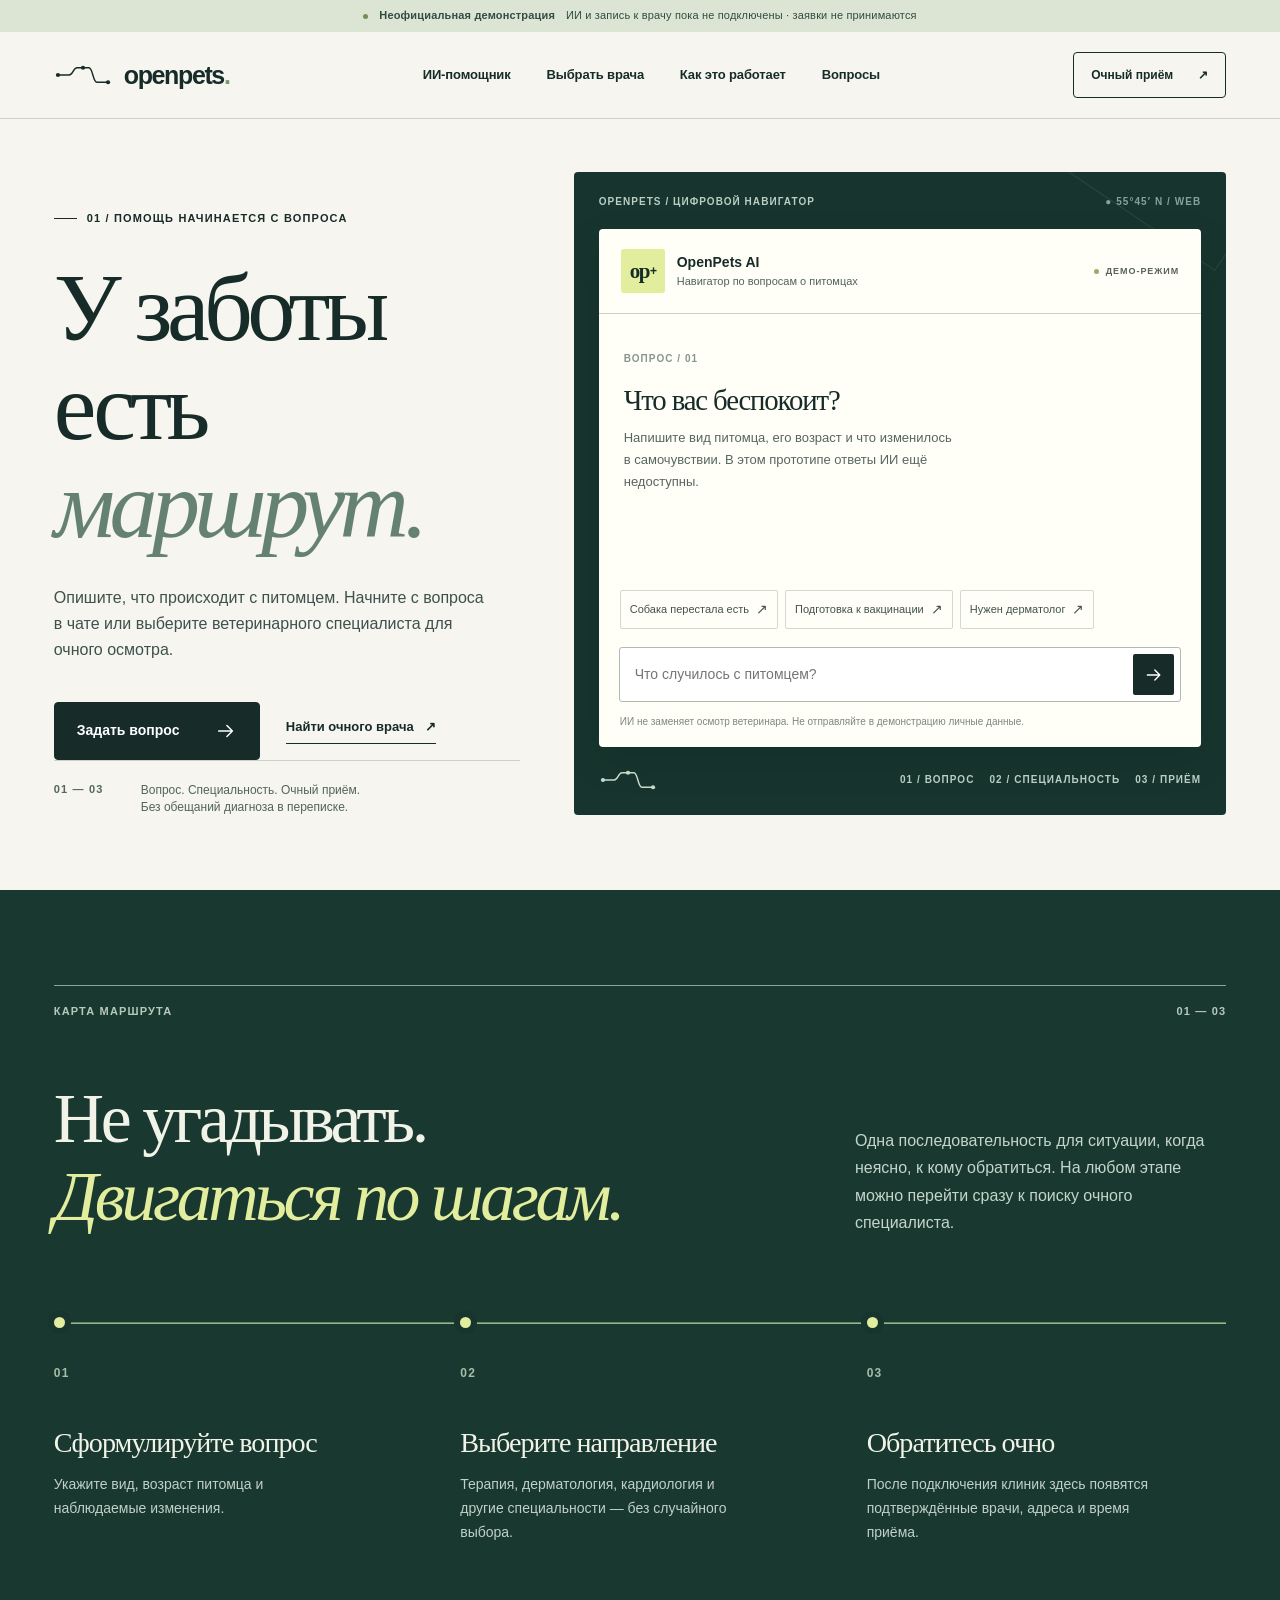
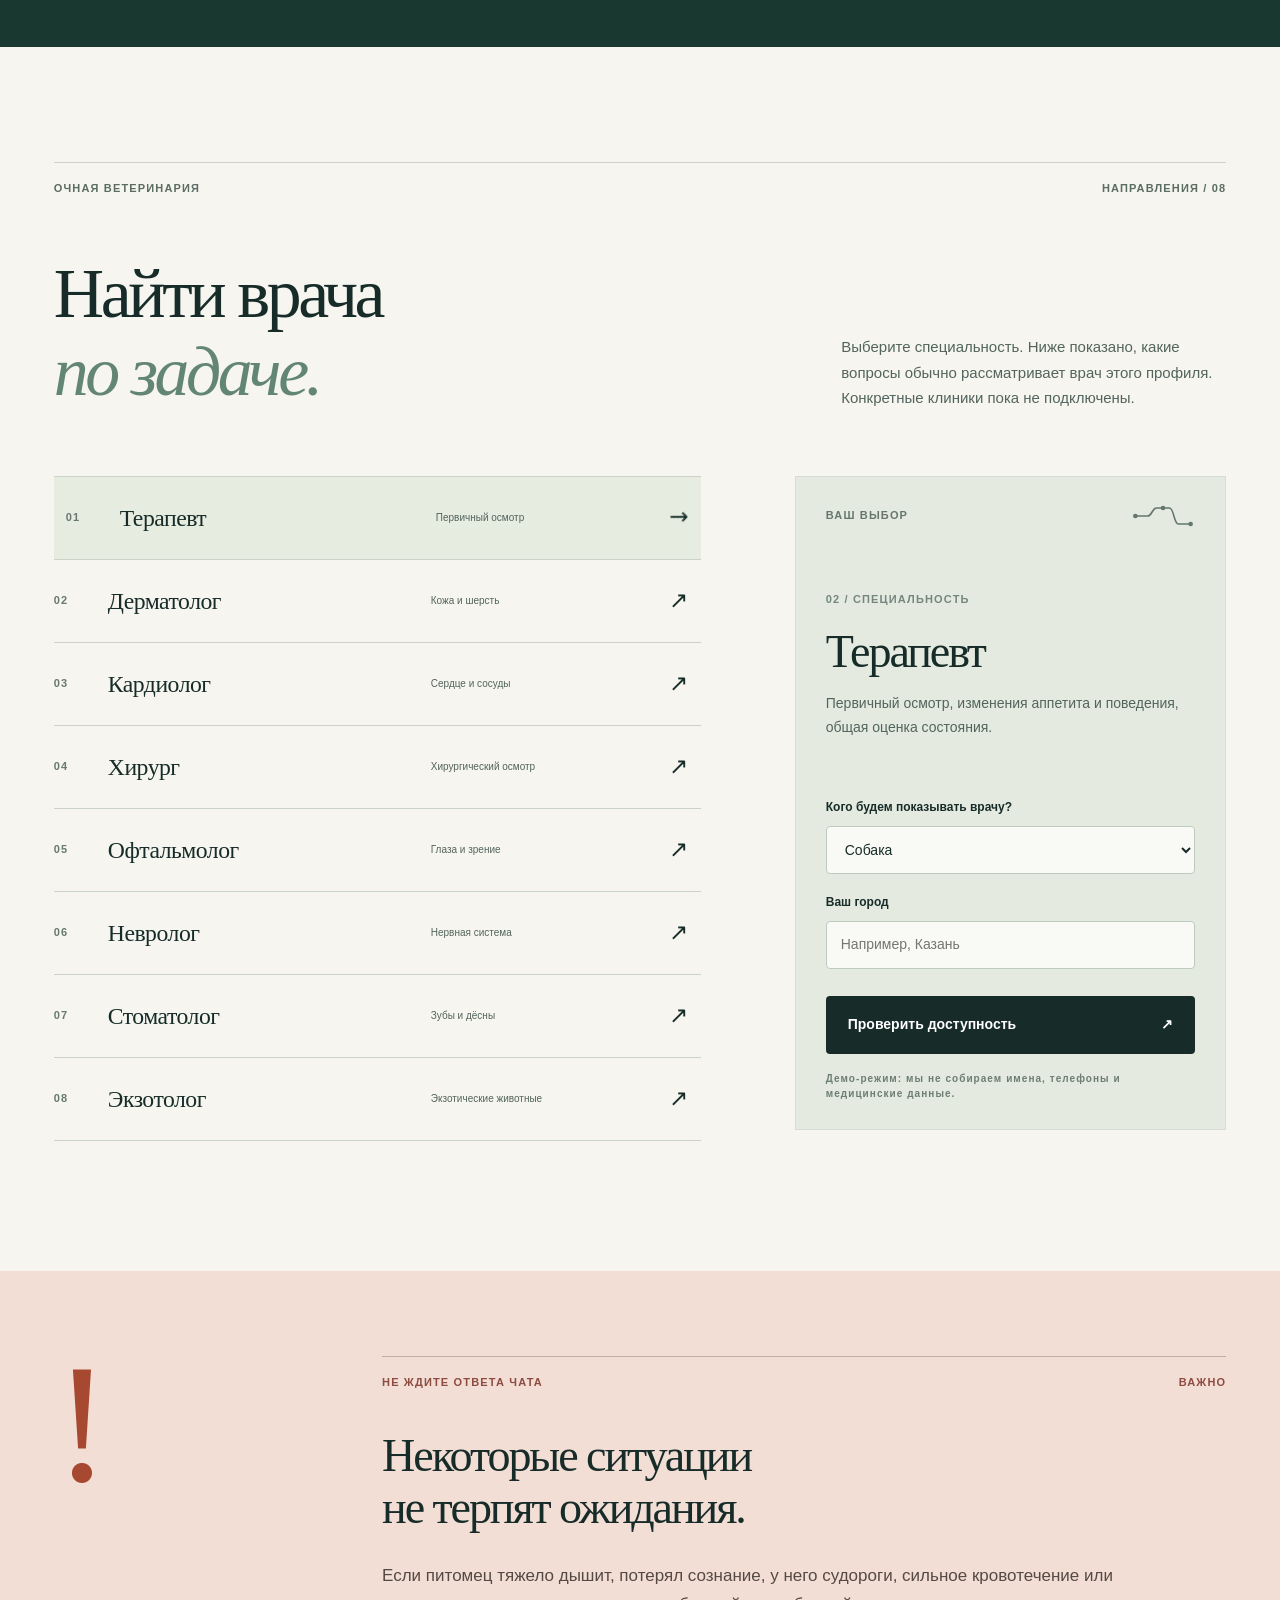
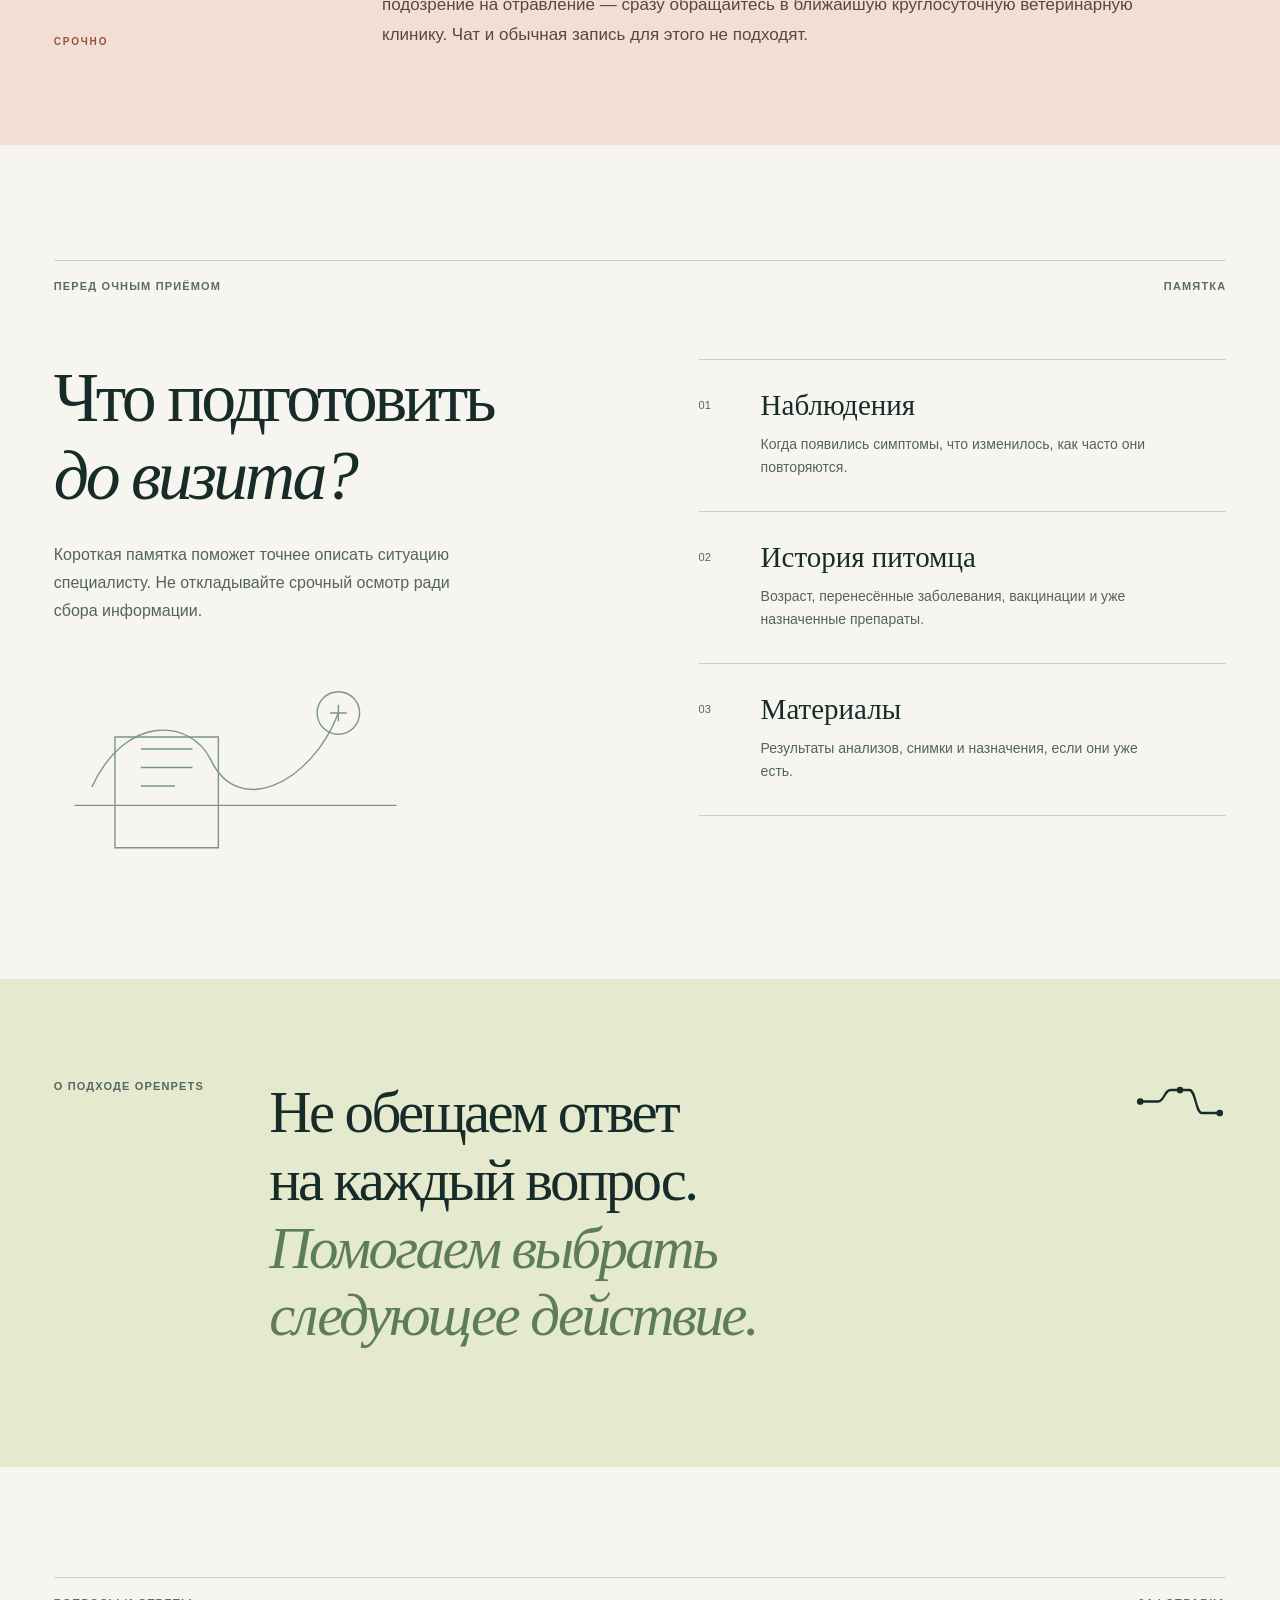
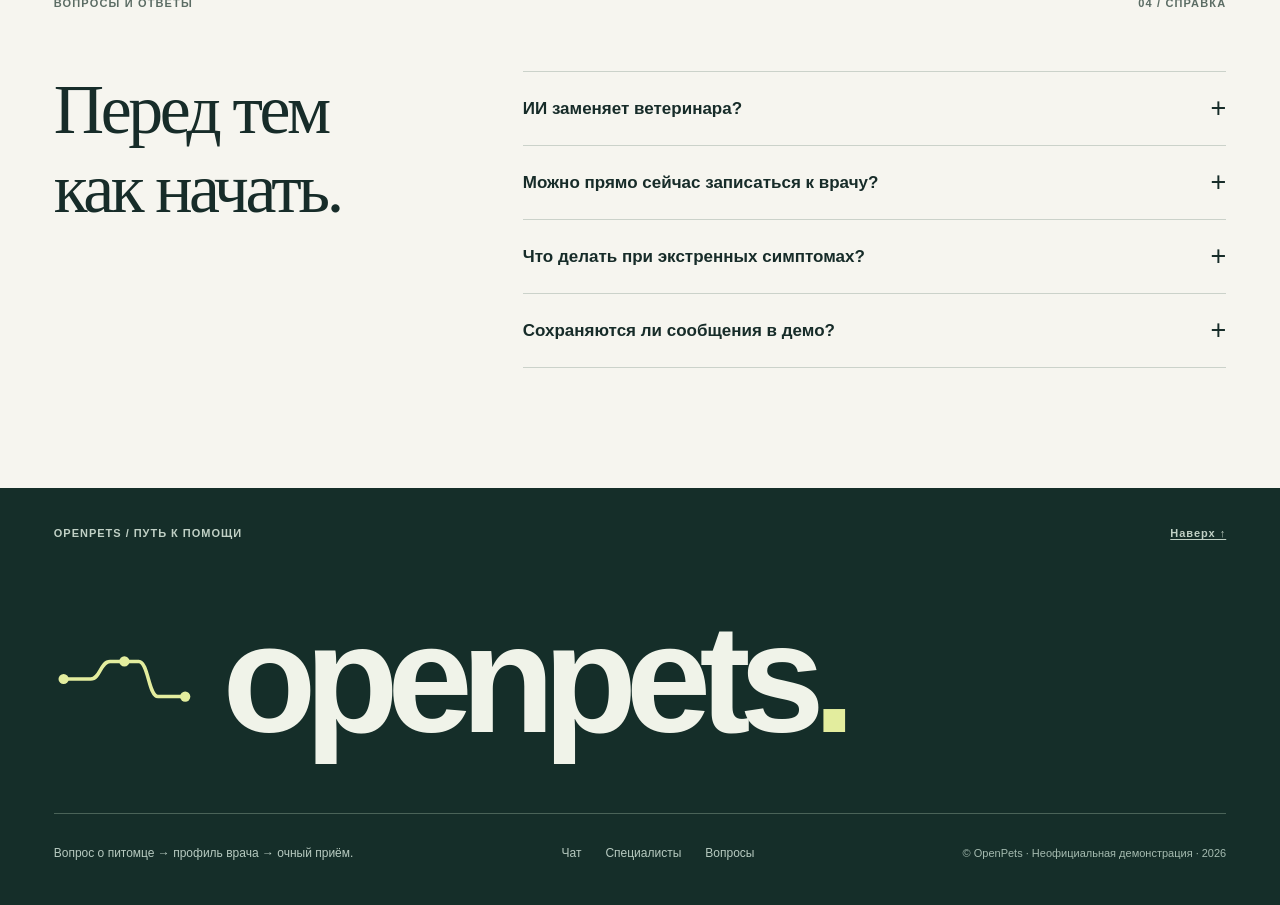
<file: site/index.html>
<!doctype html>
<html lang="ru">
<head>
<meta charset="utf-8">
<meta name="viewport" content="width=device-width, initial-scale=1, viewport-fit=cover">
<meta name="robots" content="noindex,nofollow,noarchive">
<meta name="theme-color" content="#F6F5EF">
<meta name="description" content="OpenPets — навигация по вопросам о здоровье питомца и выбор ветеринарного специалиста для очного приёма. Неофициальная демонстрация интерфейса.">
<meta property="og:title" content="OpenPets — маршрут заботы о питомце">
<meta property="og:description" content="ИИ-чат и выбор очного ветеринара по специальности. Демонстрация интерфейса, сервисы пока не подключены.">
<title>OpenPets — от вопроса к ветеринару</title>
<link rel="icon" href="favicon.svg" type="image/svg+xml">
<link rel="stylesheet" href="styles.css">
<script src="app.js" defer></script>
</head>
<body id="top">
<svg class="symbols" xmlns="http://www.w3.org/2000/svg" aria-hidden="true"><symbol id="route-mark" viewBox="0 0 88 28" fill="none"><path d="M6 14H23C29 14 29 3 35 3H53C59 3 59 25 65 25H82" stroke="currentColor" stroke-width="2.2" stroke-linecap="round"/><circle cx="6" cy="14" r="3.2" fill="currentColor"/><circle cx="44" cy="3" r="3.2" fill="currentColor"/><circle cx="82" cy="25" r="3.2" fill="currentColor"/></symbol><symbol id="arrow" viewBox="0 0 24 24"><path d="M4 12h15m-6-6 6 6-6 6" fill="none" stroke="currentColor" stroke-width="1.6" stroke-linecap="round" stroke-linejoin="round"/></symbol></svg>
<a class="skip" href="#main">Перейти к содержимому</a>
<div class="demo-bar"><span class="demo-pulse"></span><strong>Неофициальная демонстрация</strong><span>ИИ и запись к врачу пока не подключены · заявки не принимаются</span></div>
<header class="header" id="header">
<div class="shell header-inner">
<a href="#top" class="wordmark" aria-label="OpenPets — главная"><svg class="mark" aria-hidden="true"><use href="#route-mark"></use></svg><span>openpets<span class="wordmark-point">.</span></span></a>
<nav class="nav" id="main-nav" aria-label="Основная навигация">
<a href="#assistant">ИИ-помощник</a><a href="#specialists">Выбрать врача</a><a href="#steps">Как это работает</a><a href="#answers">Вопросы</a>
</nav>
<a class="header-action" href="#specialists">Очный приём <span aria-hidden="true">↗</span></a>
<button class="menu-toggle" id="menu-toggle" type="button" aria-label="Открыть меню" aria-controls="main-nav" aria-expanded="false"><span></span><span></span></button>
</div></header>
<main id="main">
<section class="hero shell" aria-labelledby="hero-heading">
<div class="hero-copy">
<div class="eyebrow"><span class="rule"></span> 01 / ПОМОЩЬ НАЧИНАЕТСЯ С ВОПРОСА</div>
<h1 id="hero-heading">У&nbsp;заботы<br>есть <em>маршрут.</em></h1>
<p class="hero-lead">Опишите, что происходит с&nbsp;питомцем. Начните с&nbsp;вопроса в&nbsp;чате или выберите ветеринарного специалиста для очного осмотра.</p>
<div class="hero-actions"><a href="#assistant" class="button-primary" data-cta="primary" id="focus-chat">Задать вопрос <svg aria-hidden="true"><use href="#arrow"></use></svg></a><a href="#specialists" class="text-link">Найти очного врача <span aria-hidden="true">↗</span></a></div>
<div class="hero-caption"><span class="side-index">01 — 03</span><span>Вопрос. Специальность. Очный приём.<br>Без обещаний диагноза в переписке.</span></div>
</div>
<div class="hero-stage">
<div class="hero-stage-top"><span>OPENPETS / ЦИФРОВОЙ НАВИГАТОР</span><span class="stage-coordinate">● 55°45′ N / WEB</span></div>
<div class="assistant" id="assistant" aria-labelledby="assistant-heading">
<div class="assistant-head"><div class="assistant-head-left"><span class="assistant-sigil" aria-hidden="true">op<span>+</span></span><div><strong id="assistant-heading">OpenPets AI</strong><small>Навигатор по вопросам о питомцах</small></div></div><span class="assist-status"><span></span> ДЕМО-РЕЖИМ</span></div>
<div class="chat-scroll" id="chat-log" role="log" aria-label="Сообщения чата" aria-live="polite" aria-relevant="additions text">
<div class="chat-intro"><span class="chat-intro-index">ВОПРОС / 01</span><h2>Что вас беспокоит?</h2><p>Напишите вид питомца, его возраст и&nbsp;что изменилось в&nbsp;самочувствии. В&nbsp;этом прототипе ответы ИИ ещё недоступны.</p></div>
</div>
<div class="suggestions" id="chat-suggestions"><button type="button" data-prompt="Собака перестала есть">Собака перестала есть <span>↗</span></button><button type="button" data-prompt="Как подготовиться к вакцинации?">Подготовка к вакцинации <span>↗</span></button><button type="button" data-prompt="Нужен ветеринарный дерматолог">Нужен дерматолог <span>↗</span></button></div>
<form class="chat-form" id="chat-form"><label class="sr-only" for="chat-message">Вопрос о питомце</label><input id="chat-message" type="text" maxlength="1200" placeholder="Что случилось с питомцем?" autocomplete="off" aria-describedby="chat-disclaimer"><button type="submit" aria-label="Отправить вопрос"><svg aria-hidden="true"><use href="#arrow"></use></svg></button></form>
<p class="chat-disclaimer" id="chat-disclaimer">ИИ не заменяет осмотр ветеринара. Не отправляйте в демонстрацию личные данные.</p>
</div>
<div class="stage-bottom"><svg class="mark" aria-hidden="true"><use href="#route-mark"></use></svg><span>01 / ВОПРОС</span><span>02 / СПЕЦИАЛЬНОСТЬ</span><span>03 / ПРИЁМ</span></div>
</div>
</section>
<section class="manifesto" id="steps" aria-labelledby="route-heading"><div class="shell"><div class="section-meta"><span>КАРТА МАРШРУТА</span><span>01 — 03</span></div><div class="manifesto-heading"><h2 id="route-heading">Не угадывать.<br><em>Двигаться по шагам.</em></h2><p>Одна последовательность для ситуации, когда неясно, к кому обратиться. На любом этапе можно перейти сразу к поиску очного специалиста.</p></div><div class="route-grid">
<article><span class="route-num">01</span><div class="route-dot"></div><h3>Сформулируйте вопрос</h3><p>Укажите вид, возраст питомца и наблюдаемые изменения.</p></article>
<article><span class="route-num">02</span><div class="route-dot"></div><h3>Выберите направление</h3><p>Терапия, дерматология, кардиология и другие специальности — без случайного выбора.</p></article>
<article><span class="route-num">03</span><div class="route-dot"></div><h3>Обратитесь очно</h3><p>После подключения клиник здесь появятся подтверждённые врачи, адреса и время приёма.</p></article>
</div></div></section>
<section class="specialists-section shell" id="specialists" aria-labelledby="specialists-heading">
<div class="section-meta dark"><span>ОЧНАЯ ВЕТЕРИНАРИЯ</span><span>НАПРАВЛЕНИЯ / 08</span></div>
<div class="specialists-title"><h2 id="specialists-heading">Найти врача<br><em>по&nbsp;задаче.</em></h2><p>Выберите специальность. Ниже показано, какие вопросы обычно рассматривает врач этого профиля. Конкретные клиники пока не подключены.</p></div>
<div class="finder">
<div class="specialty-index" role="group" aria-label="Выберите специальность">
<button type="button" class="specialty-row is-active" data-id="therapist" data-name="Терапевт" data-description="Первичный осмотр, изменения аппетита и поведения, общая оценка состояния." aria-pressed="true"><span class="row-number">01</span><span class="row-main">Терапевт</span><span class="row-sub">Первичный осмотр</span><span class="row-arrow">↗</span></button>
<button type="button" class="specialty-row" data-id="dermatologist" data-name="Дерматолог" data-description="Зуд, проблемы с кожей, шерстью, ушами, подозрения на аллергические реакции." aria-pressed="false"><span class="row-number">02</span><span class="row-main">Дерматолог</span><span class="row-sub">Кожа и шерсть</span><span class="row-arrow">↗</span></button>
<button type="button" class="specialty-row" data-id="cardiologist" data-name="Кардиолог" data-description="Подозрения на заболевания сердца, обследование по направлению терапевта." aria-pressed="false"><span class="row-number">03</span><span class="row-main">Кардиолог</span><span class="row-sub">Сердце и сосуды</span><span class="row-arrow">↗</span></button>
<button type="button" class="specialty-row" data-id="surgeon" data-name="Хирург" data-description="Хирургический осмотр, оценка необходимости вмешательства и послеоперационное наблюдение." aria-pressed="false"><span class="row-number">04</span><span class="row-main">Хирург</span><span class="row-sub">Хирургический осмотр</span><span class="row-arrow">↗</span></button>
<button type="button" class="specialty-row" data-id="ophthalmologist" data-name="Офтальмолог" data-description="Изменения зрения, покраснение глаз, выделения и дискомфорт." aria-pressed="false"><span class="row-number">05</span><span class="row-main">Офтальмолог</span><span class="row-sub">Глаза и зрение</span><span class="row-arrow">↗</span></button>
<button type="button" class="specialty-row" data-id="neurologist" data-name="Невролог" data-description="Нарушения координации, судорожные эпизоды, изменения движений и реакций." aria-pressed="false"><span class="row-number">06</span><span class="row-main">Невролог</span><span class="row-sub">Нервная система</span><span class="row-arrow">↗</span></button>
<button type="button" class="specialty-row" data-id="dentist" data-name="Стоматолог" data-description="Зубы, дёсны, болезненность при кормлении и состояние полости рта." aria-pressed="false"><span class="row-number">07</span><span class="row-main">Стоматолог</span><span class="row-sub">Зубы и дёсны</span><span class="row-arrow">↗</span></button>
<button type="button" class="specialty-row" data-id="exotics" data-name="Экзотолог" data-description="Ветеринарная помощь птицам, рептилиям, грызунам и другим необычным домашним животным." aria-pressed="false"><span class="row-number">08</span><span class="row-main">Экзотолог</span><span class="row-sub">Экзотические животные</span><span class="row-arrow">↗</span></button>
</div>
<aside class="selection-panel" aria-label="Подбор очной консультации"><div class="selection-top"><span>ВАШ ВЫБОР</span><svg class="mark" aria-hidden="true"><use href="#route-mark"></use></svg></div><div class="selection-content"><span class="selection-step">02 / СПЕЦИАЛЬНОСТЬ</span><h3 id="selected-name">Терапевт</h3><p id="selected-description">Первичный осмотр, изменения аппетита и поведения, общая оценка состояния.</p></div>
<form class="finder-form" id="finder-form"><label for="pet-type">Кого будем показывать врачу?</label><select id="pet-type"><option value="dog">Собака</option><option value="cat">Кошка</option><option value="bird">Птица</option><option value="rodent">Грызун</option><option value="other">Другой питомец</option></select><label for="visit-city">Ваш город</label><input id="visit-city" type="text" maxlength="60" placeholder="Например, Казань" autocomplete="address-level2" required><button type="submit" class="button-dark" data-cta="primary">Проверить доступность <span aria-hidden="true">↗</span></button><div class="finder-feedback" id="finder-feedback" role="status" hidden><strong>Партнёрская база пока не подключена.</strong><p>Подтверждённые врачи и свободное время появятся после интеграции клиник. Заявка не отправлялась.</p></div><p class="selection-foot">Демо-режим: мы не собираем имена, телефоны и медицинские данные.</p></form></aside>
</div></section>
<section class="emergency-section" aria-labelledby="urgent-heading"><div class="shell urgent-grid"><div class="urgent-sign" aria-hidden="true"><span>!</span><small>СРОЧНО</small></div><div><div class="section-meta"><span>НЕ ЖДИТЕ ОТВЕТА ЧАТА</span><span>ВАЖНО</span></div><h2 id="urgent-heading">Некоторые ситуации<br>не терпят ожидания.</h2><p>Если питомец тяжело дышит, потерял сознание, у него судороги, сильное кровотечение или подозрение на отравление — сразу обращайтесь в ближайшую круглосуточную ветеринарную клинику. Чат и обычная запись для этого не подходят.</p></div></div></section>
<section class="visit-section shell" aria-labelledby="visit-heading"><div class="section-meta dark"><span>ПЕРЕД ОЧНЫМ ПРИЁМОМ</span><span>ПАМЯТКА</span></div><div class="visit-grid"><div><h2 id="visit-heading">Что подготовить<br><em>до визита?</em></h2><p>Короткая памятка поможет точнее описать ситуацию специалисту. Не откладывайте срочный осмотр ради сбора информации.</p><svg class="visit-illustration" viewBox="0 0 400 200" fill="none" aria-hidden="true"><path d="M22 152h349M41 132C78 53 148 58 170 103c30 63 109 25 138-51" stroke="currentColor" stroke-width="1.5"/><path d="M66 78h112v120H66z" stroke="currentColor" stroke-width="1.5"/><path d="M94 91h56M94 111h56M94 131h37" stroke="currentColor" stroke-width="1.5"/><circle cx="308" cy="52" r="23" stroke="currentColor" stroke-width="1.5"/><path d="M299 52h18m-9-9v18" stroke="currentColor" stroke-width="1.5"/></svg></div><div class="visit-table"><div><span>01</span><h3>Наблюдения</h3><p>Когда появились симптомы, что изменилось, как часто они повторяются.</p></div><div><span>02</span><h3>История питомца</h3><p>Возраст, перенесённые заболевания, вакцинации и уже назначенные препараты.</p></div><div><span>03</span><h3>Материалы</h3><p>Результаты анализов, снимки и назначения, если они уже есть.</p></div></div></div></section>
<section class="statement-section"><div class="shell statement-grid"><span class="side-index">О ПОДХОДЕ OPENPETS</span><h2>Не обещаем ответ<br>на&nbsp;каждый вопрос.<br><em>Помогаем выбрать<br>следующее действие.</em></h2><svg class="mark" aria-hidden="true"><use href="#route-mark"></use></svg></div></section>
<section class="faq-section shell" id="answers" aria-labelledby="faq-heading"><div class="section-meta dark"><span>ВОПРОСЫ И ОТВЕТЫ</span><span>04 / СПРАВКА</span></div><div class="faq-grid"><h2 id="faq-heading">Перед тем<br>как начать.</h2><div class="faq-items"><details><summary>ИИ заменяет ветеринара?<span aria-hidden="true">+</span></summary><p>Нет. ИИ не проводит физический осмотр, не подтверждает диагноз и не заменяет специалиста. Сейчас чат представлен как интерфейс без подключённой модели.</p></details><details><summary>Можно прямо сейчас записаться к врачу?<span aria-hidden="true">+</span></summary><p>Пока нет. Сейчас можно выбрать специальность и город, но конкретные клиники и свободные слоты ещё не подключены. Мы не выдаём демонстрационный поиск за подтверждённую запись.</p></details><details><summary>Что делать при экстренных симптомах?<span aria-hidden="true">+</span></summary><p>Не ждите сообщения в чате: сразу связывайтесь с ближайшей круглосуточной ветеринарной клиникой и следуйте указаниям сотрудников.</p></details><details><summary>Сохраняются ли сообщения в демо?<span aria-hidden="true">+</span></summary><p>Эта демонстрация не отправляет текст чата на сервер и не создаёт историю в аккаунте. Не вводите чувствительные данные.</p></details></div></div></section>
</main>
<footer class="footer"><div class="shell footer-inner"><div class="footer-top"><span>OPENPETS / ПУТЬ К ПОМОЩИ</span><a href="#top">Наверх ↑</a></div><div class="footer-brand"><svg class="mark" aria-hidden="true"><use href="#route-mark"></use></svg><strong>openpets<span>.</span></strong></div><div class="footer-bottom"><p>Вопрос о питомце → профиль врача → очный приём.</p><nav aria-label="Нижняя навигация"><a href="#assistant">Чат</a><a href="#specialists">Специалисты</a><a href="#answers">Вопросы</a></nav><small>© OpenPets · Неофициальная демонстрация · 2026</small></div></div></footer>
</body></html>
</file>
<file: site/styles.css>
@charset "utf-8";
:root{--paper:#F6F5EF;--paper-2:#EAEEE7;--ink:#172C29;--muted:#53645E;--line:#CBD2CA;--deep:#17352E;--accent:#E3ED9E;--warn:#F3DED6;--radius:4px;--ease:cubic-bezier(.16,1,.3,1);--text:clamp(1rem,.96rem + .2vw,1.125rem);--h1:clamp(3.35rem,2rem + 5vw,7.25rem);--h2:clamp(2.6rem,1.4rem + 3.7vw,5.6rem)}
*{box-sizing:border-box}html{scroll-behavior:smooth;scroll-padding-top:100px}body{margin:0;background:var(--paper);color:var(--ink);font:400 var(--text)/1.55 "Manrope","PT Sans","Arial",sans-serif;-webkit-font-smoothing:antialiased}::selection{background:var(--accent);color:var(--ink)}a{color:inherit;text-underline-offset:.22em}a:hover{text-decoration-thickness:1px}button,input,select{font:inherit}button{cursor:pointer}button:disabled{cursor:not-allowed;opacity:.55}svg{display:block}button:focus-visible,a:focus-visible,input:focus-visible,select:focus-visible,summary:focus-visible{outline:2px solid #659B70;outline-offset:4px}.sr-only{position:absolute;width:1px;height:1px;padding:0;margin:-1px;overflow:hidden;clip:rect(0,0,0,0);white-space:nowrap;border:0}.skip{position:fixed;z-index:100;top:-100px;left:12px;padding:12px 24px;background:var(--accent);color:var(--ink)}.skip:focus{top:12px}.shell{width:min(100% - clamp(40px,8.4vw,128px),1440px);margin-inline:auto}.symbols{position:absolute;width:0;height:0;overflow:hidden}.demo-bar{min-height:32px;padding:7px clamp(20px,4.2vw,64px);background:#DCE5D4;color:#314C43;display:flex;gap:11px;align-items:center;justify-content:center;font-size:11px;letter-spacing:.015em;line-height:1.4}.demo-bar strong{font-weight:750}.demo-pulse{flex:0 0 auto;width:5px;height:5px;border-radius:50%;background:#718F56}.header{position:relative;z-index:20;border-bottom:1px solid var(--line)}.header-inner{height:86px;display:flex;align-items:center;justify-content:space-between;gap:38px}.wordmark{text-decoration:none;display:inline-flex;gap:12px;align-items:center;font-weight:780;font-size:25px;line-height:1;letter-spacing:-.055em;white-space:nowrap}.wordmark-point{color:#7A9870}.mark{width:58px;height:26px;flex:none}.nav{display:flex;gap:clamp(20px,2.8vw,43px);font-size:13px;font-weight:650;letter-spacing:-.01em}.nav a,.footer nav a{text-decoration:none;position:relative}.nav a:after{content:"";position:absolute;bottom:-7px;left:0;right:100%;height:1px;background:currentColor;transition:right .25s var(--ease)}.nav a:hover:after{right:0}.header-action{display:inline-flex;align-items:center;justify-content:center;gap:25px;min-height:46px;padding:0 17px;border:1px solid var(--ink);border-radius:var(--radius);font-size:12px;font-weight:750;text-decoration:none;transition:background .2s,color .2s}.header-action:hover{background:var(--ink);color:var(--paper)}.menu-toggle{display:none}.hero{display:grid;grid-template-columns:minmax(0,5fr) minmax(0,7fr);min-height:730px;padding-top:53px;padding-bottom:75px;gap:4.6%;align-items:stretch}.hero-copy{display:flex;flex-direction:column;align-items:flex-start;padding-top:39px;min-width:0}.eyebrow,.section-meta,.stage-bottom,.hero-stage-top,.hero-caption,.selection-step,.selection-top,.selection-foot,.route-num,.row-number,.row-sub,.side-index,.footer-top,.footer-bottom small,.assist-status,.chat-intro-index{font-family:"Manrope","PT Sans",Arial,sans-serif;font-size:11px;letter-spacing:.105em;line-height:1.4;font-weight:700}.eyebrow{display:flex;gap:10px;align-items:center}.eyebrow .rule{height:1px;width:23px;background:var(--ink)}h1,h2,h3,p{margin:0}h1,h2,h3{font-weight:400}h1,h2,.statement-grid h2,.chat-intro h2{font-family:"PT Serif",Georgia,"Times New Roman",serif}h1{font-size:var(--h1);letter-spacing:-.058em;line-height:1.025;margin-top:33px;margin-bottom:30px;max-width:700px}h1 em,h2 em{font-weight:400;font-style:italic}h1 em{color:#658271}.hero-lead{max-width:445px;font-size:clamp(16px,1.1vw,19px);line-height:1.65;color:#3D514D}.hero-actions{display:flex;align-items:center;flex-wrap:wrap;gap:26px;margin-top:38px}.button-primary,.button-dark{display:inline-flex;justify-content:space-between;align-items:center;gap:26px;border:1px solid var(--ink);border-radius:var(--radius);background:var(--ink);color:#FFF;padding:0 22px;min-height:58px;min-width:206px;font-weight:650;font-size:14px;text-decoration:none;transition:background .22s var(--ease),color .22s var(--ease),transform .22s var(--ease)}.button-primary svg{width:22px;height:22px}.button-primary:hover,.button-dark:hover{background:var(--accent);color:var(--ink);transform:translateY(-2px)}.text-link{font-size:13px;font-weight:750;text-decoration:none;border-bottom:1px solid var(--ink);padding-bottom:6px;white-space:nowrap}.text-link span{margin-left:8px}.hero-caption{border-top:1px solid var(--line);display:grid;grid-template-columns:77px 1fr;gap:10px;width:100%;margin-top:auto;padding-top:21px;color:var(--muted);letter-spacing:0;font-size:12px;font-weight:500}.side-index{color:#546761}.hero-stage{position:relative;min-height:632px;background:var(--deep);color:#F3F4EC;border-radius:var(--radius);padding:23px 25px 22px;display:flex;flex-direction:column;overflow:hidden}.hero-stage:before{content:"";position:absolute;width:220px;height:220px;border:1px solid #749187;transform:rotate(34deg);top:-166px;right:-70px;opacity:.2}.hero-stage-top,.stage-bottom{display:flex;justify-content:space-between;align-items:center;gap:9px;color:#B9CFC4;z-index:1}.hero-stage-top{font-size:10px}.stage-coordinate{opacity:.7}.assistant{position:relative;z-index:1;background:#FFFEF7;color:var(--ink);border-radius:var(--radius);margin-top:20px;display:flex;flex:1;flex-direction:column;overflow:hidden;box-shadow:0 14px 35px #091B1526;min-height:505px}.assistant-head{padding:20px 22px;border-bottom:1px solid var(--line);display:flex;justify-content:space-between;align-items:center;gap:10px}.assistant-head-left{display:flex;align-items:center;gap:12px}.assistant-sigil{font-family:Georgia,serif;font-size:21px;font-weight:700;letter-spacing:-.07em;color:var(--ink);width:44px;height:44px;display:flex;justify-content:center;align-items:center;background:var(--accent);border-radius:3px}.assistant-sigil span{font-family:Arial,sans-serif;font-size:12px;margin-left:1px}.assistant-head strong{display:block;font-size:14px;font-weight:780}.assistant-head small{display:block;font-size:11px;color:var(--muted);line-height:1.55}.assist-status{display:flex;align-items:center;gap:7px;font-size:9px;color:#58645B;white-space:nowrap}.assist-status span{width:5px;height:5px;background:#9EA96B;border-radius:50%}.chat-scroll{flex:1;min-height:175px;max-height:285px;overflow:auto;padding:27px 25px 12px;overscroll-behavior:contain;scrollbar-color:#C7D0C4 transparent}.chat-intro{max-width:410px;margin:2px 0 22px}.chat-intro-index{font-size:10px;color:#86978B}.chat-intro h2{font-size:clamp(24px,2.25vw,36px);letter-spacing:-.04em;margin:12px 0 10px;line-height:1.19}.chat-intro p{font-size:13px;line-height:1.7;color:#566760;max-width:350px}.bubble{margin:9px 0;max-width:90%;font-size:13px;line-height:1.55;padding:12px 15px;border-radius:4px;white-space:pre-wrap;overflow-wrap:anywhere}.bubble.user{background:#E5ECE0;margin-left:auto}.bubble.system{background:#F2F0E8;border:1px solid #DBDDD1}.suggestions{display:flex;flex-wrap:wrap;gap:7px;padding:0 21px 18px}.suggestions button{border:1px solid #D3D9CF;border-radius:2px;background:transparent;color:#40544D;font-size:11px;padding:8px 9px;display:inline-flex;gap:7px;align-items:center;min-height:38px;transition:border-color .2s,background .2s}.suggestions button:hover{background:#E9EFDC;border-color:#9CA992}.suggestions button span{font-size:14px}.chat-form{margin:0 20px;display:flex;align-items:center;min-height:55px;border:1px solid #AEBBB0;border-radius:3px;background:#FFF;overflow:hidden;transition:border-color .2s}.chat-form:focus-within{border-color:#2F6753}.chat-form input{min-width:0;flex:1;font-size:14px;background:transparent;border:0;outline:0;padding:15px;color:var(--ink)}.chat-form button{display:flex;justify-content:center;align-items:center;border:0;background:var(--ink);color:#FFF;width:41px;height:41px;border-radius:2px;margin-right:6px}.chat-form button:hover{background:#42705F}.chat-form svg{width:20px;height:20px}.chat-disclaimer{font-size:10px;color:#7C8980;padding:12px 21px 18px;line-height:1.5}.stage-bottom{margin-top:20px;gap:15px;font-size:10px;flex-wrap:wrap}.stage-bottom .mark{margin-right:auto;color:#C7D9CB}.manifesto{background:#19382F;color:#F1F3E8;padding:95px 0 103px}.section-meta{display:flex;align-items:center;justify-content:space-between;gap:24px;padding-top:18px;border-top:1px solid #8BA49A;color:#B7C9BC}.section-meta.dark{border-color:var(--line);color:#5B6C64}.manifesto-heading{display:grid;grid-template-columns:minmax(0,8fr) minmax(0,4fr);gap:5%;align-items:end;margin:60px 0 86px}.manifesto h2,.visit-section h2,.specialists-section h2,.faq-section h2{font-size:var(--h2);letter-spacing:-.049em;line-height:1.12}.manifesto-heading p{max-width:370px;font-size:16px;line-height:1.7;color:#C5D5CB}.manifesto h2 em{color:var(--accent)}.route-grid{display:grid;grid-template-columns:repeat(3,minmax(0,1fr));gap:4%;border-top:1px solid #658478;position:relative}.route-grid:before{content:"";position:absolute;top:0;left:0;right:0;border-top:1px solid #97BA7B}.route-grid article{padding-top:35px;position:relative}.route-num{color:#A5BCA9;font-size:12px}.route-dot{position:absolute;top:-6px;width:11px;height:11px;border-radius:50%;background:var(--accent);box-shadow:0 0 0 6px var(--deep)}.route-grid h3{margin-top:40px;font:400 clamp(26px,2.2vw,35px)/1.18 "PT Serif",Georgia,serif;letter-spacing:-.035em}.route-grid p{font-size:14px;color:#C1D0C8;max-width:300px;margin-top:14px;line-height:1.7}.specialists-section{padding-top:115px;padding-bottom:130px}.specialists-title{display:flex;align-items:end;justify-content:space-between;gap:40px;margin:58px 0 65px}.specialists-title p{max-width:385px;line-height:1.7;font-size:15px;color:var(--muted)}.specialists-title h2 em{color:#638573}.finder{display:grid;grid-template-columns:minmax(0,7.2fr) minmax(310px,4.8fr);gap:8%}.specialty-index{border-top:1px solid var(--line)}.specialty-row{border:0;border-bottom:1px solid var(--line);width:100%;display:grid;grid-template-columns:42px minmax(0,1.1fr) minmax(0,.8fr) 22px;align-items:center;gap:12px;text-align:left;padding:17px 10px 17px 0;background:transparent;color:var(--ink);min-height:83px;transition:background .2s,padding .2s}.specialty-row:hover{background:#EBEEE5;padding-left:12px}.specialty-row.is-active{background:#E7ECE1;padding-left:12px}.row-number{color:#677970;font-size:11px}.row-main{font:400 clamp(22px,1.85vw,29px)/1.2 "PT Serif",Georgia,serif;letter-spacing:-.02em}.row-sub{font-size:10px;letter-spacing:0;font-weight:500;color:var(--muted)}.row-arrow{font-size:23px;transition:transform .25s var(--ease);line-height:1}.specialty-row.is-active .row-arrow{transform:rotate(45deg)}.selection-panel{background:#E5EAE0;border:1px solid #D8DDD3;display:flex;flex-direction:column;min-height:570px;padding:26px 30px 28px;position:sticky;top:25px;align-self:start}.selection-top{display:flex;align-items:center;justify-content:space-between;color:#65776D}.selection-top .mark{width:64px}.selection-content{margin-top:55px;margin-bottom:28px}.selection-step{color:#74867D}.selection-content h3{font:400 clamp(38px,3.6vw,60px)/1.1 "PT Serif",Georgia,serif;letter-spacing:-.045em;margin-top:15px}.selection-content p{font-size:14px;color:#52655C;max-width:370px;line-height:1.65;margin-top:15px;min-height:68px}.finder-form{display:flex;flex-direction:column;margin-top:auto;gap:9px}.finder-form label{font-size:12px;font-weight:700;margin-top:10px}.finder-form select,.finder-form input{width:100%;min-height:48px;border:1px solid #BFCABF;border-radius:var(--radius);padding:0 14px;font-size:14px;background:#F9FAF5;color:var(--ink)}.finder-form .button-dark{margin-top:18px;width:100%;border:0}.finder-feedback{background:#FBFBF5;padding:13px;border-left:3px solid #8EAB72;font-size:12px;margin-top:10px}.finder-feedback strong{font-size:13px}.finder-feedback p{margin-top:6px;line-height:1.5;color:var(--muted)}.selection-foot{font-size:10px;color:#6D7D73;margin-top:8px;line-height:1.5}.emergency-section{background:var(--warn);padding:85px 0 95px}.urgent-grid{display:grid;grid-template-columns:minmax(0,3fr) minmax(0,9fr);gap:4%}.urgent-sign{display:flex;flex-direction:column;align-items:flex-start;justify-content:space-between;font-size:13px;letter-spacing:.14em}.urgent-sign>span{font:400 170px/.8 "PT Serif",Georgia,serif;letter-spacing:-.08em;color:#A74930}.urgent-sign small{font-size:10px;color:#9B503B;font-weight:800}.emergency-section .section-meta{border-color:#C6ADA4;color:#8E4B40}.emergency-section h2{font:400 clamp(36px,3.6vw,61px)/1.11 "PT Serif",Georgia,serif;letter-spacing:-.045em;margin-top:40px}.emergency-section p{max-width:820px;margin-top:28px;font-size:17px;line-height:1.75;color:#544943}.visit-section{padding-top:115px;padding-bottom:130px}.visit-grid{display:grid;grid-template-columns:minmax(0,6fr) minmax(0,6fr);gap:10%;margin-top:65px}.visit-grid>div:first-child>p{max-width:425px;color:var(--muted);font-size:16px;margin-top:25px;line-height:1.75}.visit-illustration{width:clamp(220px,70%,380px);height:auto;margin-top:40px;color:#7A9686}.visit-table{border-top:1px solid var(--line)}.visit-table>div{display:grid;grid-template-columns:46px 1fr;column-gap:16px;padding:28px 0 32px;border-bottom:1px solid var(--line)}.visit-table span{font-size:11px;color:var(--muted);padding-top:9px}.visit-table h3{font:400 29px/1.2 "PT Serif",Georgia,serif}.visit-table p{grid-column:2;color:var(--muted);font-size:14px;margin-top:10px;line-height:1.65;max-width:390px}.statement-section{background:#E5EACF;padding:100px 0 117px}.statement-grid{display:grid;grid-template-columns:2fr 8fr 2fr;gap:30px;align-items:start}.statement-grid h2{font-size:clamp(41px,4.6vw,79px);letter-spacing:-.045em;line-height:1.15}.statement-grid h2 em{color:#5D7D5A}.statement-grid .mark{width:92px;height:45px;margin-left:auto}.faq-section{padding-top:110px;padding-bottom:120px}.faq-grid{display:grid;grid-template-columns:minmax(0,4fr) minmax(0,8fr);gap:10%;margin-top:60px}.faq-items{border-top:1px solid var(--line)}.faq-items details{border-bottom:1px solid var(--line)}.faq-items summary{list-style:none;display:flex;align-items:center;justify-content:space-between;gap:20px;padding:23px 0;cursor:pointer;font-size:17px;font-weight:650}.faq-items summary::-webkit-details-marker{display:none}.faq-items summary span{font:300 27px/1 Arial,sans-serif;transition:transform .2s}.faq-items details[open] summary span{transform:rotate(45deg)}.faq-items p{max-width:650px;padding:0 40px 28px 0;font-size:14px;line-height:1.75;color:var(--muted)}.footer{background:#152E29;color:#F0F3E9;padding:38px 0 42px}.footer-top{display:flex;align-items:center;justify-content:space-between;font-size:11px;letter-spacing:.09em;color:#C0D0C5}.footer-top a{text-decoration:underline}.footer-brand{padding:72px 0 69px;border-bottom:1px solid #4A6358;display:flex;align-items:center;gap:28px}.footer-brand .mark{width:clamp(60px,11vw,150px);height:70px;color:var(--accent)}.footer-brand strong{font-size:clamp(65px,12vw,195px);line-height:.85;letter-spacing:-.075em;font-weight:720}.footer-brand strong span{color:var(--accent)}.footer-bottom{padding-top:30px;display:flex;align-items:center;justify-content:space-between;gap:30px;color:#B7CAC0;font-size:12px}.footer-bottom nav{display:flex;gap:24px}.footer-bottom small{color:#A5BBB0;font-weight:500;letter-spacing:0;font-size:11px} 
@keyframes intro{from{opacity:0;transform:translateY(18px)}to{opacity:1;transform:none}}.hero-copy>*{animation:intro .7s var(--ease) both}.hero-copy>:nth-child(2){animation-delay:.06s}.hero-copy>:nth-child(3){animation-delay:.12s}.hero-copy>:nth-child(4){animation-delay:.18s}.hero-stage{animation:intro .8s var(--ease) .15s both}
@media(max-width:1200px){.nav{gap:19px}.hero{grid-template-columns:minmax(0,5fr) minmax(0,7fr);gap:30px}.hero-actions{gap:19px}.hero-copy{padding-top:18px}.finder{gap:5%}.row-sub{display:none}.specialty-row{grid-template-columns:38px minmax(0,1fr) 24px}.statement-grid{grid-template-columns:1.5fr 9fr 1.5fr}}
@media(max-width:900px){.nav{gap:14px;font-size:12px}.header-action{display:none}.hero{grid-template-columns:1fr;gap:32px;min-height:0;padding-top:55px}.hero-copy{padding-top:0}.hero-caption{margin-top:44px}.hero-stage{min-height:580px}.manifesto-heading{grid-template-columns:1fr;gap:28px}.manifesto-heading p{max-width:590px}.finder{grid-template-columns:1fr;gap:32px}.selection-panel{position:relative;top:auto;min-height:0}.specialists-title{align-items:start;flex-direction:column;gap:24px}.route-grid{gap:3%}.route-grid h3{font-size:25px}.visit-grid{gap:5%}.footer-bottom{flex-wrap:wrap}}
@media(max-width:660px){html{scroll-padding-top:70px}.shell{width:calc(100% - 40px)}.demo-bar{align-items:flex-start;justify-content:start;gap:7px;padding:7px 20px;font-size:10px;flex-wrap:wrap}.demo-bar span:last-child{flex-basis:100%;margin-left:12px}.header-inner{height:65px}.wordmark{font-size:23px}.wordmark .mark{width:47px}.nav{position:absolute;top:100%;left:0;right:0;display:flex;flex-direction:column;gap:0;background:var(--paper);padding:10px 20px 30px;box-shadow:0 18px 24px #14211D1A;visibility:hidden;opacity:0;pointer-events:none;transform:translateY(-8px);transition:opacity .2s,transform .2s}.nav.is-open{visibility:visible;opacity:1;pointer-events:auto;transform:none}.nav a{display:block;border-bottom:1px solid var(--line);font-size:21px;font-family:"PT Serif",Georgia,serif;padding:18px 0}.menu-toggle{display:flex;flex-direction:column;justify-content:center;align-items:center;gap:6px;width:46px;height:46px;border:1px solid var(--line);border-radius:2px;background:transparent}.menu-toggle span{width:18px;height:1.5px;background:var(--ink);transition:transform .2s}.menu-toggle[aria-expanded="true"] span:first-child{transform:translateY(3.5px) rotate(45deg)}.menu-toggle[aria-expanded="true"] span:last-child{transform:translateY(-3.5px) rotate(-45deg)}body.menu-open{overflow:hidden}.hero{padding-top:41px;padding-bottom:70px;gap:35px}.eyebrow{font-size:10px}.hero h1{font-size:clamp(3rem,11vw,4.6rem);line-height:1.07;letter-spacing:-.055em;margin-top:22px;margin-bottom:18px}.hero-lead{font-size:15px;line-height:1.7}.hero-actions{margin-top:24px;gap:22px}.button-primary{min-height:55px}.hero-caption{margin-top:43px;padding-top:15px;font-size:10px;grid-template-columns:55px 1fr}.hero-stage{margin:0 -8px;min-height:0;padding:16px 12px 17px}.hero-stage-top{font-size:9px}.stage-coordinate{display:none}.assistant{min-height:490px;margin-top:14px}.assistant-head{padding:14px 15px}.assistant-sigil{width:38px;height:38px}.assistant-head strong{font-size:13px}.assistant-head small{font-size:10px}.assist-status{font-size:8px}.chat-scroll{padding:23px 18px 8px;min-height:180px;max-height:310px}.chat-intro h2{font-size:31px}.chat-intro p{font-size:13px}.suggestions{padding:0 13px 13px;gap:6px}.suggestions button{font-size:10px;min-height:40px}.chat-form{margin:0 12px}.chat-form input{font-size:16px}.chat-disclaimer{padding:11px 13px 15px;font-size:10px}.stage-bottom{margin-top:16px;font-size:8px}.stage-bottom .mark{width:48px}.manifesto{padding:71px 0 86px}.manifesto-heading{margin:40px 0 62px}.manifesto h2,.specialists-section h2,.visit-section h2,.faq-section h2{font-size:clamp(38px,10vw,55px)}.manifesto-heading p{font-size:14px}.route-grid{grid-template-columns:1fr;gap:0;border:0;padding-left:33px}.route-grid:before{border:0;border-left:1px solid #9EC08E;top:0;bottom:0;left:0;right:auto}.route-grid article{padding:0 0 42px 0}.route-dot{top:8px;left:-38px}.route-grid h3{font-size:27px;margin-top:14px}.route-grid p{font-size:14px;margin-top:9px}.route-grid article:last-child{padding-bottom:0}.specialists-section{padding-top:74px;padding-bottom:83px}.specialists-title{margin:38px 0 33px}.specialists-title p{font-size:14px}.specialty-row{min-height:73px;padding:15px 8px 15px 0}.row-main{font-size:25px}.selection-panel{padding:24px 20px;min-height:0}.selection-content{margin-top:38px}.selection-content h3{font-size:43px}.selection-content p{min-height:0}.emergency-section{padding:68px 0 80px}.urgent-grid{grid-template-columns:1fr;gap:27px}.urgent-sign{flex-direction:row;align-items:end}.urgent-sign>span{font-size:90px}.emergency-section h2{font-size:39px;margin-top:36px}.emergency-section p{font-size:14px;margin-top:22px}.visit-section{padding-top:76px;padding-bottom:79px}.visit-grid{grid-template-columns:1fr;gap:33px;margin-top:40px}.visit-illustration{width:250px;margin-top:23px}.visit-table>div{padding:22px 0}.statement-section{padding:74px 0 84px}.statement-grid{grid-template-columns:1fr;gap:28px}.statement-grid h2{font-size:clamp(35px,8.9vw,58px)}.statement-grid .mark{margin:0;width:89px}.faq-section{padding-top:79px;padding-bottom:83px}.faq-grid{grid-template-columns:1fr;gap:40px;margin-top:39px}.faq-items summary{font-size:16px;padding:21px 0}.footer{padding:32px 0 43px}.footer-brand{padding:57px 0 55px;display:block}.footer-brand .mark{width:75px;height:29px;margin-bottom:26px}.footer-brand strong{font-size:clamp(56px,15vw,94px)}.footer-bottom{display:flex;flex-direction:column;align-items:flex-start;gap:22px}.footer-bottom nav{gap:20px}}
@media(max-width:350px){.hero h1{font-size:43px}.assistant-head{gap:4px}.assist-status{font-size:7px}.assistant-head-left{gap:7px}.stage-bottom span:last-child{display:none}.row-main{font-size:21px}}
@media(prefers-reduced-motion:reduce){*,*:before,*:after{animation:none!important;scroll-behavior:auto!important;transition:none!important}.hero-copy>*,.hero-stage{opacity:1!important;transform:none!important}}
</file>
